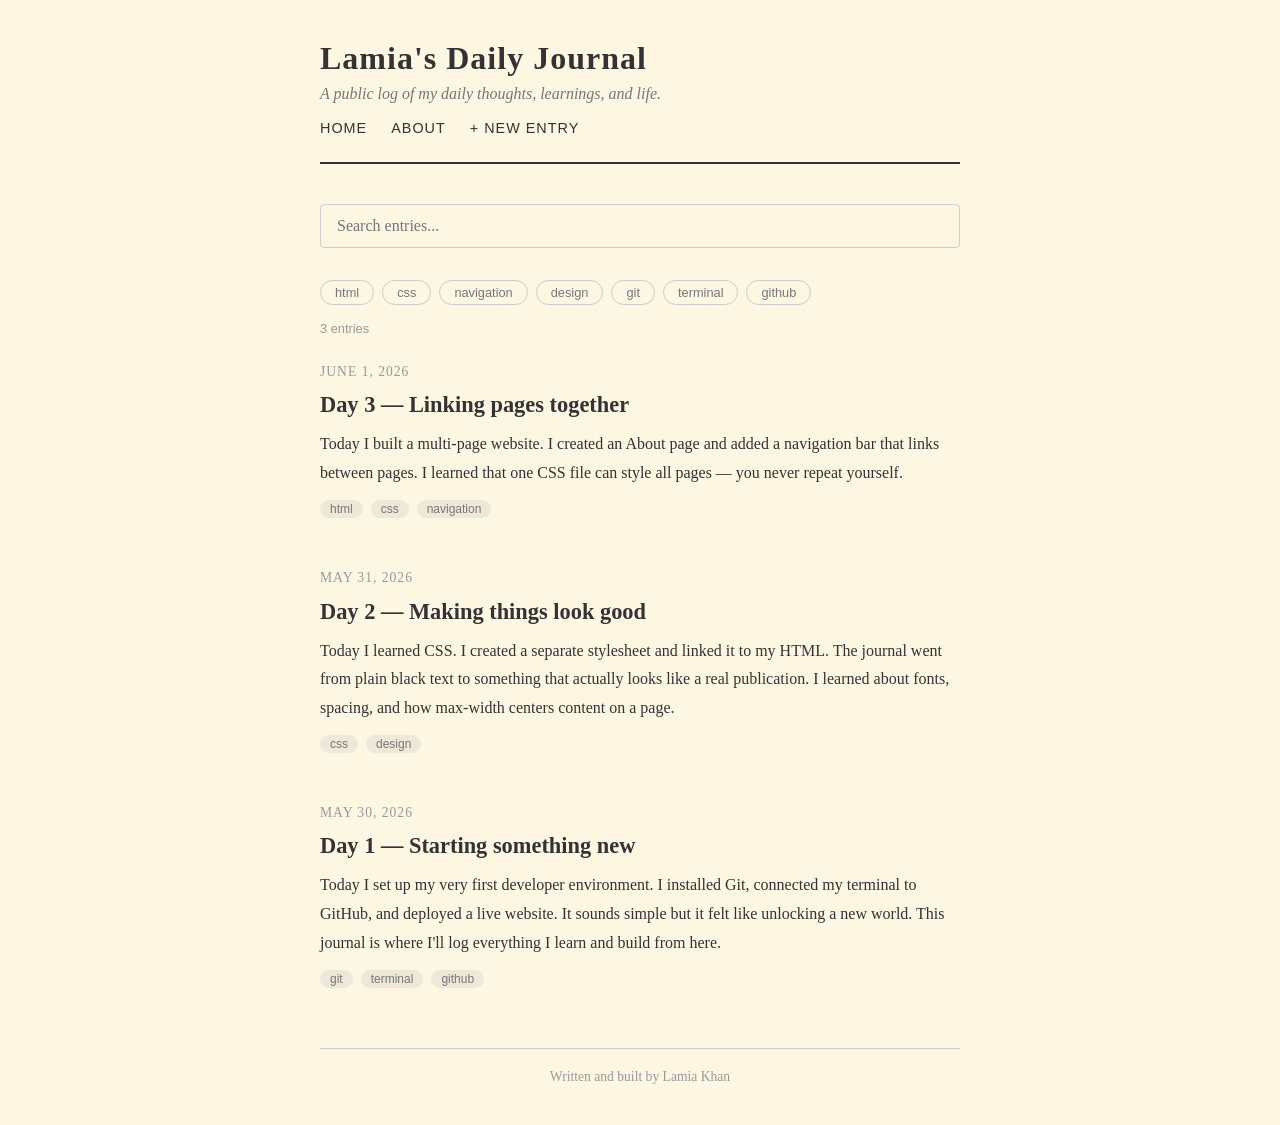
<file: index.html>
<!DOCTYPE html>
<html lang="en">
<head>
  <meta charset="UTF-8">
  <meta name="viewport" content="width=device-width, initial-scale=1.0">
  <title>Lamia's Daily Journal</title>
  <link rel="stylesheet" href="style.css">
</head>
<body>

  <header>
    <h1>Lamia's Daily Journal</h1>
    <p>A public log of my daily thoughts, learnings, and life.</p>
    <nav>
      <a href="index.html">Home</a>
      <a href="about.html">About</a>
      <a href="#" id="toggle-form-btn">+ New Entry</a>
    </nav>
  </header>

  <div class="new-entry-form" id="new-entry-form" style="display:none;">
    <h2>New Entry</h2>
    <input type="text" id="form-title" placeholder="Title" />
    <input type="text" id="form-tags" placeholder="Tags (comma separated, e.g. css, git)" />
    <textarea id="form-body" placeholder="Write your entry here..."></textarea>
    <button id="publish-btn">Publish</button>
  </div>

  <div class="search-bar">
    <input type="text" id="search" placeholder="Search entries..." />
  </div>

  <div class="tag-filter" id="tag-filter"></div>

  <p class="entry-count" id="entry-count"></p>

  <main id="entries-container"></main>

  <footer>
    <p>Written and built by Lamia Khan</p>
  </footer>

  <script src="entries.js"></script>
  <script src="app.js"></script>

</body>
</html>
</file>
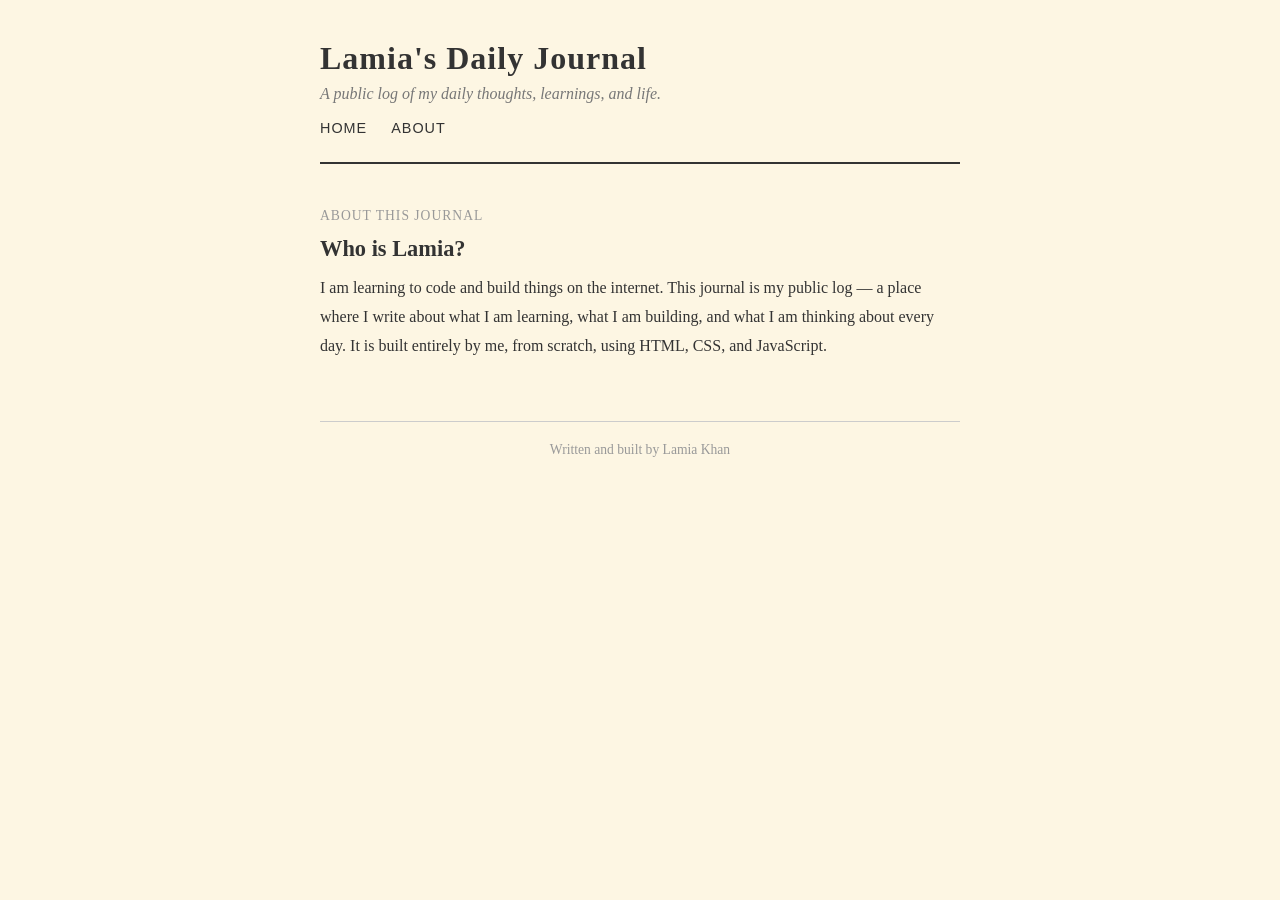
<file: about.html>
<!DOCTYPE html>
<html lang="en">
<head>
  <meta charset="UTF-8">
  <meta name="viewport" content="width=device-width, initial-scale=1.0">
  <title>About — Lamia's Daily Journal</title>
  <link rel="stylesheet" href="style.css">
</head>
<body>

  <header>
    <h1>Lamia's Daily Journal</h1>
    <p>A public log of my daily thoughts, learnings, and life.</p>
    <nav>
      <a href="index.html">Home</a>
      <a href="about.html">About</a>
    </nav>
  </header>

  <main>
    <article class="entry">
      <p class="date">About this journal</p>
      <h2>Who is Lamia?</h2>
      <p>I am learning to code and build things on the internet. This journal is my public log — a place where I write about what I am learning, what I am building, and what I am thinking about every day. It is built entirely by me, from scratch, using HTML, CSS, and JavaScript.</p>
    </article>
  </main>

  <footer>
    <p>Written and built by Lamia Khan</p>
  </footer>

</body>
</html>
</file>
<file: style.css>
* {
  margin: 0;
  padding: 0;
  box-sizing: border-box;
}

body {
  font-family: Georgia, serif;
  background-color: #fdf6e3;
  color: #333333;
  max-width: 680px;
  margin: 0 auto;
  padding: 40px 20px;
}

header {
  border-bottom: 2px solid #333333;
  padding-bottom: 20px;
  margin-bottom: 40px;
}

header h1 {
  font-size: 2rem;
  letter-spacing: 1px;
}

header p {
  margin-top: 8px;
  color: #777777;
  font-style: italic;
}

.entry {
  margin-bottom: 48px;
}

.entry .date {
  font-size: 0.85rem;
  color: #999999;
  text-transform: uppercase;
  letter-spacing: 1px;
  margin-bottom: 8px;
}

.entry h2 {
  font-size: 1.4rem;
  margin-bottom: 12px;
}

.entry p {
  line-height: 1.8;
  font-size: 1rem;
}

footer {
  margin-top: 60px;
  border-top: 1px solid #cccccc;
  padding-top: 20px;
  font-size: 0.85rem;
  color: #999999;
  text-align: center;
}

nav {
  margin-top: 16px;
}

nav a {
  display: inline-block;
  margin-right: 20px;
  text-decoration: none;
  color: #333333;
  font-family: Arial, sans-serif;
  font-size: 0.9rem;
  letter-spacing: 1px;
  text-transform: uppercase;
  padding-bottom: 4px;
  border-bottom: 2px solid transparent;
}

nav a:hover {
  border-bottom: 2px solid #333333;
}

.search-bar {
  margin-bottom: 32px;
}

.search-bar input {
  width: 100%;
  padding: 12px 16px;
  font-size: 1rem;
  font-family: Georgia, serif;
  border: 1px solid #cccccc;
  border-radius: 4px;
  background-color: #fdf6e3;
  color: #333333;
  outline: none;
}

.search-bar input:focus {
  border-color: #333333;
}

.tag-filter {
  display: flex;
  flex-wrap: wrap;
  gap: 8px;
  margin-bottom: 16px;
}

.tag-btn {
  background: none;
  border: 1px solid #cccccc;
  border-radius: 20px;
  padding: 4px 14px;
  font-size: 0.8rem;
  cursor: pointer;
  font-family: Arial, sans-serif;
  color: #777777;
  text-transform: lowercase;
}

.tag-btn:hover {
  border-color: #333333;
  color: #333333;
}

.tag-btn.active {
  background-color: #333333;
  color: #fdf6e3;
  border-color: #333333;
}

.entry-count {
  font-size: 0.8rem;
  color: #999999;
  margin-bottom: 24px;
  font-family: Arial, sans-serif;
}

.tags {
  margin-top: 12px;
  display: flex;
  gap: 8px;
  flex-wrap: wrap;
}

.tag {
  font-size: 0.75rem;
  background-color: #ede8d8;
  color: #777777;
  padding: 2px 10px;
  border-radius: 20px;
  font-family: Arial, sans-serif;
}

.new-entry-form {
  background-color: #f5edd6;
  border: 1px solid #cccccc;
  border-radius: 8px;
  padding: 24px;
  margin-bottom: 32px;
}

.new-entry-form h2 {
  font-size: 1.2rem;
  margin-bottom: 16px;
}

.new-entry-form input,
.new-entry-form textarea {
  width: 100%;
  padding: 10px 14px;
  font-size: 1rem;
  font-family: Georgia, serif;
  border: 1px solid #cccccc;
  border-radius: 4px;
  background-color: #fdf6e3;
  color: #333333;
  margin-bottom: 12px;
  outline: none;
  box-sizing: border-box;
}

.new-entry-form textarea {
  height: 160px;
  resize: vertical;
}

.new-entry-form input:focus,
.new-entry-form textarea:focus {
  border-color: #333333;
}

.new-entry-form button {
  background-color: #333333;
  color: #fdf6e3;
  border: none;
  padding: 10px 24px;
  font-size: 0.9rem;
  font-family: Arial, sans-serif;
  border-radius: 4px;
  cursor: pointer;
  letter-spacing: 1px;
  text-transform: uppercase;
}

.new-entry-form button:hover {
  background-color: #555555;
}
</file>
